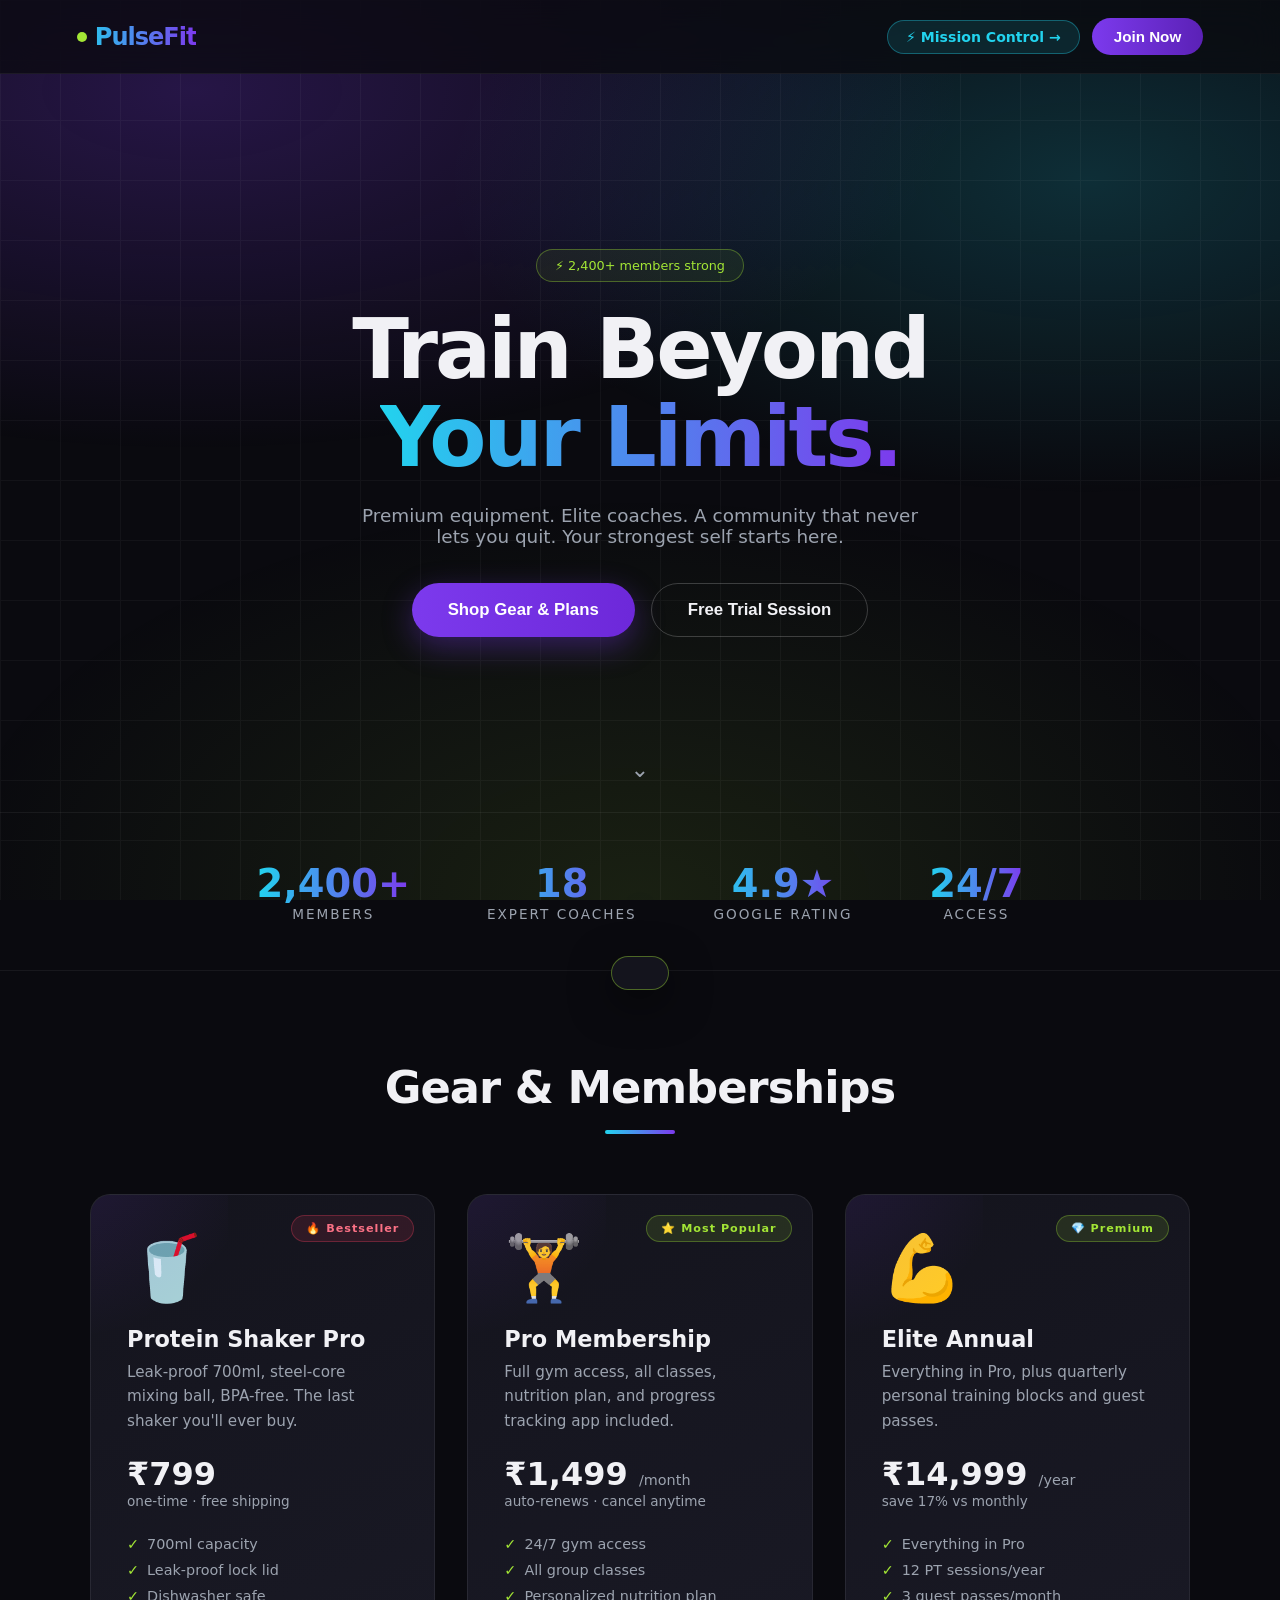
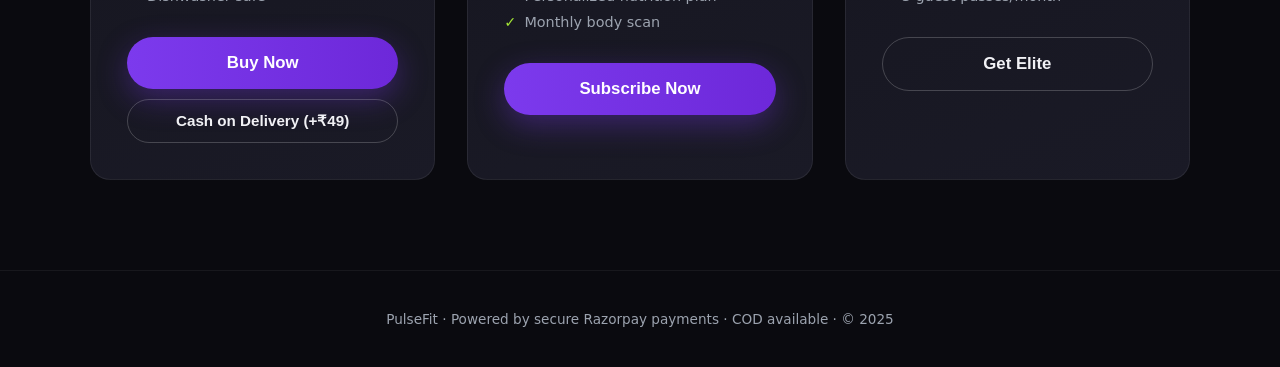
<file: apps/storefront/index.html>
<!DOCTYPE html>
<html lang="en">

<head>
    <meta charset="UTF-8">
    <meta name="viewport" content="width=device-width, initial-scale=1.0">
    <title>PulseFit — Train Beyond Limits</title>
    <style>
        * {
            margin: 0;
            padding: 0;
            box-sizing: border-box;
        }

        :root {
            --bg: #0a0a0f;
            --card: #14141d;
            --card2: #1a1a26;
            --accent: #7c3aed;
            --accent2: #22d3ee;
            --lime: #a3e635;
            --text: #f1f1f5;
            --muted: #9ca3af;
            --radius: 20px;
        }

        body {
            font-family: 'Segoe UI', system-ui, sans-serif;
            background: var(--bg);
            color: var(--text);
            overflow-x: hidden;
        }

        /* ===== ANIMATED BACKGROUND ===== */
        .aurora {
            position: fixed;
            inset: 0;
            z-index: -2;
            background:
                radial-gradient(ellipse 60% 40% at 15% 10%, rgba(124, 58, 237, .25), transparent),
                radial-gradient(ellipse 50% 35% at 85% 20%, rgba(34, 211, 238, .18), transparent),
                radial-gradient(ellipse 55% 45% at 50% 100%, rgba(163, 230, 53, .10), transparent);
            animation: auroraShift 12s ease-in-out infinite alternate;
        }

        @keyframes auroraShift {
            0% {
                transform: scale(1) translateY(0);
            }

            100% {
                transform: scale(1.1) translateY(-20px);
            }
        }

        .grid-overlay {
            position: fixed;
            inset: 0;
            z-index: -1;
            opacity: .04;
            background-image: linear-gradient(#fff 1px, transparent 1px), linear-gradient(90deg, #fff 1px, transparent 1px);
            background-size: 60px 60px;
        }

        /* ===== NAVBAR ===== */
        nav {
            position: sticky;
            top: 0;
            z-index: 100;
            display: flex;
            justify-content: space-between;
            align-items: center;
            padding: 18px 6vw;
            background: rgba(10, 10, 15, .75);
            backdrop-filter: blur(16px);
            border-bottom: 1px solid rgba(255, 255, 255, .06);
        }

        .logo {
            font-size: 1.5rem;
            font-weight: 800;
            letter-spacing: -1px;
            background: linear-gradient(90deg, var(--accent2), var(--accent));
            -webkit-background-clip: text;
            background-clip: text;
            color: transparent;
            display: flex;
            align-items: center;
            gap: 8px;
        }

        .logo .pulse-dot {
            width: 10px;
            height: 10px;
            border-radius: 50%;
            background: var(--lime);
            animation: heartbeat 1.2s ease-in-out infinite;
        }

        @keyframes heartbeat {

            0%,
            100% {
                transform: scale(1);
                box-shadow: 0 0 0 0 rgba(163, 230, 53, .6);
            }

            50% {
                transform: scale(1.25);
                box-shadow: 0 0 0 8px rgba(163, 230, 53, 0);
            }
        }

        .cta-mini {
            background: linear-gradient(90deg, var(--accent), #5b21b6);
            color: #fff;
            border: none;
            padding: 10px 22px;
            border-radius: 999px;
            font-weight: 600;
            cursor: pointer;
            transition: .25s;
            font-size: .95rem;
        }

        .cta-mini:hover {
            transform: translateY(-2px);
            box-shadow: 0 8px 24px rgba(124, 58, 237, .45);
        }

        .cta-dashboard {
            background: rgba(34, 211, 238, 0.12);
            color: var(--accent2);
            border: 1px solid rgba(34, 211, 238, 0.35);
            padding: 8px 18px;
            border-radius: 999px;
            font-weight: 600;
            text-decoration: none;
            font-size: .88rem;
            transition: .25s;
            display: inline-flex;
            align-items: center;
            gap: 6px;
        }

        .cta-dashboard:hover {
            background: rgba(34, 211, 238, 0.22);
            border-color: var(--accent2);
            box-shadow: 0 0 16px rgba(34, 211, 238, .35);
            transform: translateY(-2px);
        }

        /* ===== HERO ===== */
        .hero {
            min-height: 82vh;
            display: flex;
            flex-direction: column;
            justify-content: center;
            align-items: center;
            text-align: center;
            padding: 0 6vw;
            position: relative;
        }

        .hero .badge {
            padding: 8px 18px;
            border-radius: 999px;
            font-size: .8rem;
            border: 1px solid rgba(163, 230, 53, .35);
            color: var(--lime);
            background: rgba(163, 230, 53, .07);
            animation: fadeUp .8s ease both;
        }

        .hero h1 {
            font-size: clamp(2.6rem, 7vw, 5.2rem);
            font-weight: 900;
            line-height: 1.05;
            letter-spacing: -3px;
            margin: 24px 0;
            animation: fadeUp .8s .15s ease both;
        }

        .hero h1 .grad {
            background: linear-gradient(90deg, var(--accent2) 0%, var(--accent) 50%, #e879f9 100%);
            -webkit-background-clip: text;
            background-clip: text;
            color: transparent;
            background-size: 200% auto;
            animation: gradientFlow 4s linear infinite;
        }

        @keyframes gradientFlow {
            to {
                background-position: 200% center;
            }
        }

        .hero p {
            color: var(--muted);
            font-size: 1.15rem;
            max-width: 560px;
            animation: fadeUp .8s .3s ease both;
        }

        .hero .hero-cta {
            margin-top: 36px;
            display: flex;
            gap: 16px;
            flex-wrap: wrap;
            justify-content: center;
            animation: fadeUp .8s .45s ease both;
        }

        .btn-primary {
            background: linear-gradient(90deg, var(--accent), #6d28d9);
            color: #fff;
            border: none;
            padding: 16px 36px;
            border-radius: 999px;
            font-size: 1.05rem;
            font-weight: 700;
            cursor: pointer;
            transition: .25s;
            box-shadow: 0 10px 30px rgba(124, 58, 237, .35);
        }

        .btn-primary:hover {
            transform: translateY(-3px) scale(1.02);
            box-shadow: 0 16px 44px rgba(124, 58, 237, .55);
        }

        .btn-primary:disabled {
            opacity: .6;
            cursor: wait;
            transform: none;
        }

        .btn-ghost {
            background: transparent;
            color: var(--text);
            border: 1px solid rgba(255, 255, 255, .2);
            padding: 16px 36px;
            border-radius: 999px;
            font-size: 1.05rem;
            font-weight: 600;
            cursor: pointer;
            transition: .25s;
        }

        .btn-ghost:hover {
            border-color: var(--accent2);
            color: var(--accent2);
            transform: translateY(-3px);
        }

        .scroll-cue {
            position: absolute;
            bottom: 30px;
            left: 50%;
            transform: translateX(-50%);
            color: var(--muted);
            font-size: 1.4rem;
            animation: bounce 1.8s infinite;
        }

        @keyframes bounce {

            0%,
            100% {
                transform: translate(-50%, 0);
            }

            50% {
                transform: translate(-50%, 10px);
            }
        }

        @keyframes fadeUp {
            from {
                opacity: 0;
                transform: translateY(30px);
            }

            to {
                opacity: 1;
                transform: translateY(0);
            }
        }

        /* ===== STATS ===== */
        .stats {
            display: flex;
            justify-content: center;
            gap: 6vw;
            flex-wrap: wrap;
            padding: 48px 6vw;
            border-top: 1px solid rgba(255, 255, 255, .06);
            border-bottom: 1px solid rgba(255, 255, 255, .06);
        }

        .stat {
            text-align: center;
        }

        .stat .num {
            font-size: 2.4rem;
            font-weight: 900;
            background: linear-gradient(90deg, var(--accent2), var(--accent));
            -webkit-background-clip: text;
            background-clip: text;
            color: transparent;
        }

        .stat .lbl {
            color: var(--muted);
            font-size: .85rem;
            text-transform: uppercase;
            letter-spacing: 2px;
        }

        /* ===== PRODUCTS ===== */
        .section {
            padding: 90px 6vw;
        }

        .section-title {
            text-align: center;
            margin-bottom: 60px;
        }

        .section-title h2 {
            font-size: clamp(1.8rem, 4vw, 2.8rem);
            font-weight: 800;
            letter-spacing: -1px;
        }

        .section-title .accent-line {
            width: 70px;
            height: 4px;
            border-radius: 4px;
            margin: 16px auto 0;
            background: linear-gradient(90deg, var(--accent2), var(--accent));
        }

        .products {
            display: grid;
            grid-template-columns: repeat(auto-fit, minmax(300px, 1fr));
            gap: 32px;
            max-width: 1100px;
            margin: 0 auto;
        }

        .card {
            background: linear-gradient(160deg, var(--card), var(--card2));
            border: 1px solid rgba(255, 255, 255, .07);
            border-radius: var(--radius);
            padding: 36px;
            position: relative;
            overflow: hidden;
            transition: transform .35s cubic-bezier(.2, .8, .3, 1.2), box-shadow .35s, border-color .35s;
            opacity: 0;
            transform: translateY(40px);
        }

        .card.visible {
            opacity: 1;
            transform: translateY(0);
        }

        .card:hover {
            transform: translateY(-10px);
            border-color: rgba(124, 58, 237, .5);
            box-shadow: 0 24px 60px rgba(124, 58, 237, .25);
        }

        .card::before {
            content: '';
            position: absolute;
            top: -60%;
            left: -60%;
            width: 100%;
            height: 100%;
            background: radial-gradient(circle, rgba(124, 58, 237, .15), transparent 60%);
            transition: .5s;
        }

        .card:hover::before {
            top: -30%;
            left: -30%;
        }

        .card .emoji {
            font-size: 4rem;
            margin-bottom: 20px;
            display: inline-block;
            animation: floaty 3.5s ease-in-out infinite;
        }

        @keyframes floaty {

            0%,
            100% {
                transform: translateY(0) rotate(-2deg);
            }

            50% {
                transform: translateY(-12px) rotate(2deg);
            }
        }

        .card h3 {
            font-size: 1.4rem;
            font-weight: 800;
            margin-bottom: 8px;
        }

        .card .desc {
            color: var(--muted);
            font-size: .95rem;
            line-height: 1.6;
            margin-bottom: 22px;
            min-height: 60px;
        }

        .card .price {
            font-size: 2rem;
            font-weight: 900;
        }

        .card .price small {
            font-size: .9rem;
            color: var(--muted);
            font-weight: 400;
        }

        .card .per {
            color: var(--muted);
            font-size: .85rem;
            margin-bottom: 22px;
        }

        .card .features {
            list-style: none;
            margin-bottom: 28px;
        }

        .card .features li {
            color: var(--muted);
            font-size: .9rem;
            padding: 5px 0;
            display: flex;
            align-items: center;
            gap: 8px;
        }

        .card .features li::before {
            content: '✓';
            color: var(--lime);
            font-weight: 700;
        }

        .tag {
            position: absolute;
            top: 20px;
            right: 20px;
            font-size: .7rem;
            font-weight: 700;
            letter-spacing: 1px;
            padding: 6px 14px;
            border-radius: 999px;
            background: rgba(163, 230, 53, .12);
            color: var(--lime);
            border: 1px solid rgba(163, 230, 53, .3);
        }

        .tag.hot {
            background: rgba(244, 63, 94, .12);
            color: #fb7185;
            border-color: rgba(244, 63, 94, .3);
        }

        .card .buy {
            width: 100%;
        }

        /* ===== LOGIN MODAL ===== */
        .modal-backdrop {
            position: fixed;
            inset: 0;
            z-index: 200;
            background: rgba(0, 0, 0, .7);
            backdrop-filter: blur(8px);
            display: none;
            justify-content: center;
            align-items: center;
        }

        .modal-backdrop.open {
            display: flex;
            animation: fadeIn .25s ease;
        }

        @keyframes fadeIn {
            from {
                opacity: 0;
            }

            to {
                opacity: 1;
            }
        }

        .modal {
            background: var(--card);
            border: 1px solid rgba(255, 255, 255, .1);
            border-radius: 24px;
            padding: 44px;
            width: min(92vw, 420px);
            animation: modalPop .35s cubic-bezier(.2, .9, .3, 1.3);
            text-align: center;
            position: relative;
        }

        @keyframes modalPop {
            from {
                opacity: 0;
                transform: scale(.9) translateY(20px);
            }

            to {
                opacity: 1;
                transform: scale(1) translateY(0);
            }
        }

        .modal h3 {
            font-size: 1.5rem;
            margin-bottom: 8px;
        }

        .modal p {
            color: var(--muted);
            font-size: .9rem;
            margin-bottom: 26px;
        }

        .modal input {
            width: 100%;
            padding: 15px 18px;
            border-radius: 14px;
            border: 1px solid rgba(255, 255, 255, .15);
            background: rgba(255, 255, 255, .05);
            color: var(--text);
            font-size: 1.05rem;
            outline: none;
            transition: .25s;
            margin-bottom: 16px;
        }

        .modal input:focus {
            border-color: var(--accent);
            box-shadow: 0 0 0 4px rgba(124, 58, 237, .15);
        }

        .modal .close {
            position: absolute;
            top: 14px;
            right: 20px;
            cursor: pointer;
            color: var(--muted);
            font-size: 1.4rem;
        }

        /* ===== TOAST ===== */
        .toast {
            position: fixed;
            bottom: 30px;
            left: 50%;
            transform: translateX(-50%) translateY(120px);
            background: var(--card);
            border: 1px solid rgba(163, 230, 53, .4);
            color: var(--text);
            padding: 16px 28px;
            border-radius: 999px;
            font-weight: 600;
            z-index: 300;
            transition: .4s cubic-bezier(.2, .9, .3, 1.2);
            box-shadow: 0 12px 40px rgba(0, 0, 0, .5);
            max-width: 90vw;
        }

        .toast.show {
            transform: translateX(-50%) translateY(0);
        }

        footer {
            text-align: center;
            padding: 40px;
            color: var(--muted);
            font-size: .85rem;
            border-top: 1px solid rgba(255, 255, 255, .06);
        }
    </style>
</head>

<body>

    <div class="aurora"></div>
    <div class="grid-overlay"></div>

    <nav>
        <div class="logo"><span class="pulse-dot"></span> PulseFit</div>
        <div style="display:flex;align-items:center;gap:12px;">
            <a href="/dashboard/" target="_blank" class="cta-dashboard" title="Open RecoverFlow Mission Control">⚡ Mission Control →</a>
            <button class="cta-mini" id="navBtn">Join Now</button>
        </div>
    </nav>

    <section class="hero">
        <span class="badge">⚡ 2,400+ members strong</span>
        <h1>Train Beyond<br><span class="grad">Your Limits.</span></h1>
        <p>Premium equipment. Elite coaches. A community that never lets you quit.
            Your strongest self starts here.</p>
        <div class="hero-cta">
            <button class="btn-primary" onclick="scrollToShop()">Shop Gear & Plans</button>
            <button class="btn-ghost" onclick="openLogin()">Free Trial Session</button>
        </div>
        <div class="scroll-cue">⌄</div>
    </section>

    <div class="stats">
        <div class="stat">
            <div class="num">2,400+</div>
            <div class="lbl">Members</div>
        </div>
        <div class="stat">
            <div class="num">18</div>
            <div class="lbl">Expert Coaches</div>
        </div>
        <div class="stat">
            <div class="num">4.9★</div>
            <div class="lbl">Google Rating</div>
        </div>
        <div class="stat">
            <div class="num">24/7</div>
            <div class="lbl">Access</div>
        </div>
    </div>

    <section class="section" id="shop">
        <div class="section-title">
            <h2>Gear & Memberships</h2>
            <div class="accent-line"></div>
        </div>
        <div class="products">

            <div class="card">
                <span class="tag hot">🔥 Bestseller</span>
                <div class="emoji">🥤</div>
                <h3>Protein Shaker Pro</h3>
                <p class="desc">Leak-proof 700ml, steel-core mixing ball, BPA-free.
                    The last shaker you'll ever buy.</p>
                <div class="price">₹799</div>
                <div class="per">one-time · free shipping</div>
                <ul class="features">
                    <li>700ml capacity</li>
                    <li>Leak-proof lock lid</li>
                    <li>Dishwasher safe</li>
                </ul>
                <button class="btn-primary buy" id="btn-shaker" onclick="buy('shaker')">Buy Now</button>
                <button class="btn-ghost buy" onclick="buyCOD('shaker')"
                    style="margin-top:10px; padding:12px 36px; font-size:.95rem;">Cash on Delivery (+₹49)</button>
            </div>

            <div class="card">
                <span class="tag">⭐ Most Popular</span>
                <div class="emoji">🏋️</div>
                <h3>Pro Membership</h3>
                <p class="desc">Full gym access, all classes, nutrition plan,
                    and progress tracking app included.</p>
                <div class="price">₹1,499 <small>/month</small></div>
                <div class="per">auto-renews · cancel anytime</div>
                <ul class="features">
                    <li>24/7 gym access</li>
                    <li>All group classes</li>
                    <li>Personalized nutrition plan</li>
                    <li>Monthly body scan</li>
                </ul>
                <button class="btn-primary buy" id="btn-membership" onclick="buy('membership')">Subscribe Now</button>
            </div>

            <div class="card">
                <span class="tag">💎 Premium</span>
                <div class="emoji">💪</div>
                <h3>Elite Annual</h3>
                <p class="desc">Everything in Pro, plus quarterly personal
                    training blocks and guest passes.</p>
                <div class="price">₹14,999 <small>/year</small></div>
                <div class="per">save 17% vs monthly</div>
                <ul class="features">
                    <li>Everything in Pro</li>
                    <li>12 PT sessions/year</li>
                    <li>3 guest passes/month</li>
                </ul>
                <button class="btn-ghost buy" id="btn-elite" onclick="buy('elite')">Get Elite</button>
            </div>

        </div>
    </section>

    <!-- LOGIN MODAL -->
    <div class="modal-backdrop" id="loginModal">
        <div class="modal">
            <span class="close" onclick="closeLogin()">✕</span>
            <h3>Join PulseFit</h3>
            <p>Sign in with your WhatsApp number — we'll reach you there.</p>
            <input type="tel" id="phone" placeholder="+91 98765 43210" maxlength="13">
            <button class="btn-primary" style="width:100%" onclick="login()">Continue →</button>
        </div>
    </div>

    <div class="toast" id="toast"></div>

    <footer>PulseFit · Powered by secure Razorpay payments · COD available · © 2025</footer>

    <script>
        // ================= STATE =================
        var customerPhone = localStorage.getItem('pulsefit_phone') || null;
        var API = (window.location.port === '3000') ? 'http://localhost:8000' : window.location.origin;

        // ================= SCROLL REVEAL =================
        var observer = new IntersectionObserver(function (entries) {
            entries.forEach(function (e) {
                if (e.isIntersecting) e.target.classList.add('visible');
            });
        }, { threshold: 0.15 });
        document.querySelectorAll('.card').forEach(function (c, i) {
            c.style.transitionDelay = (i * 0.12) + 's';
            observer.observe(c);
        });

        // ================= HELPERS =================
        function toast(msg) {
            var t = document.getElementById('toast');
            t.textContent = msg;
            t.classList.add('show');
            setTimeout(function () { t.classList.remove('show'); }, 4000);
        }
        function scrollToShop() {
            document.getElementById('shop').scrollIntoView({ behavior: 'smooth' });
        }
        function openLogin() { document.getElementById('loginModal').classList.add('open'); }
        function closeLogin() { document.getElementById('loginModal').classList.remove('open'); }

          // ================= NAV SESSION STATE =================
            function updateNav() {
                var btn = document.getElementById('navBtn');
                if (customerPhone) {
                    btn.textContent = '👋 +' + customerPhone.slice(-10);
                    btn.onclick = function () {
                        customerPhone = null;
                        localStorage.removeItem('pulsefit_phone');
                        updateNav();
                        toast('Signed out. See you soon! 👋');
                    };
                } else {
                    btn.textContent = 'Join Now';
                    btn.onclick = openLogin;
                }
            }

        updateNav(); // restore session on page load

        // ================= LOGIN =================
        function login() {
            var phone = document.getElementById('phone').value.trim();
            if (phone.replace(/\D/g, '').length < 10) {
                toast('⚠️ Enter a valid phone number');
                return;
            }
            customerPhone = phone.replace(/\D/g, '');
            localStorage.setItem('pulsefit_phone', customerPhone);
            closeLogin();
            updateNav();
            toast('✅ Welcome to PulseFit! Signed in as +91 ' + customerPhone.slice(-10));
        }

        // ================= BUY FLOW (Razorpay) =================
        async function buy(plan) {
            if (!customerPhone) {
                openLogin();
                toast('📱 Sign in with your WhatsApp number first');
                return;
            }
            var btn = document.getElementById('btn-' + plan);
            btn.disabled = true;
            var originalText = btn.textContent;
            btn.textContent = '⏳ Opening checkout…';
            toast('⏳ Creating secure checkout…');

            try {
                var purchaseType = (plan === 'membership') ? 'subscription' : 'one_time';
                var res = await fetch(API + '/create-order', {
                    method: 'POST',
                    headers: { 'Content-Type': 'application/json' },
                    body: JSON.stringify({ plan: plan, phone: customerPhone, purchase_type: purchaseType })
                });
                if (!res.ok) throw new Error('order failed: ' + res.status);
                var data = await res.json();

                var rzp = new Razorpay({
                    key: data.key_id,
                    amount: data.amount,
                    currency: 'INR',
                    name: 'PulseFit',
                    description: data.description,
                    order_id: data.order_id,
                    prefill: { contact: customerPhone },
                    theme: { color: '#7c3aed' },
                    modal: {
                        ondismiss: function () {
                            toast('⚠️ Payment not completed — logged for follow-up.');
                            btn.disabled = false;
                            btn.textContent = originalText;
                            fetch(API + '/report-abandonment', {
                                method: 'POST',
                                headers: { 'Content-Type': 'application/json' },
                                body: JSON.stringify({
                                    order_id: data.order_id,
                                    phone: customerPhone,
                                    plan: plan,
                                    amount: data.amount
                                })
                            });
                        }
                    },
                    handler: function (response) {
                        toast('🎉 Payment successful! Verifying…');
                        fetch(API + '/verify-payment', {
                            method: 'POST',
                            headers: { 'Content-Type': 'application/json' },
                            body: JSON.stringify(response)
                        })
                            .then(function (r) { return r.json(); })
                            .then(function (v) {
                                if (v.verified) {
                                    toast('✅ Payment verified & recorded. Welcome aboard!');
                                    btn.textContent = '✅ Purchased!';
                                } else {
                                    toast('⚠️ Could not verify payment — support will contact you.');
                                    btn.disabled = false;
                                    btn.textContent = originalText;
                                }
                            })
                            .catch(function () {
                                toast('⚠️ Verification failed — backend unreachable.');
                                btn.disabled = false;
                                btn.textContent = originalText;
                            });
                    }
                });
                rzp.open();
                setTimeout(function () {
                    btn.disabled = false;
                    btn.textContent = originalText;
                }, 60000);

            } catch (err) {
                console.error(err);
                toast('❌ Backend not reachable — is `python main.py` running?');
                btn.disabled = false;
                btn.textContent = originalText;
            }
        }

        // ================= COD FLOW =================
        async function buyCOD(plan) {
            if (!customerPhone) {
                openLogin();
                toast('📱 Sign in with your WhatsApp number first');
                return;
            }
            try {
                var res = await fetch(API + '/create-cod-order', {
                    method: 'POST',
                    headers: { 'Content-Type': 'application/json' },
                    body: JSON.stringify({ plan: plan, phone: customerPhone })
                });
                var data = await res.json();
                if (!res.ok) {
                    toast('⚠️ ' + (data.detail || 'COD not available for this item'));
                    return;
                }
                toast('✅ ' + data.message);
            } catch (err) {
                toast('❌ Backend not reachable — is `python main.py` running?');
            }
        }
    </script>

    <!-- Razorpay Checkout SDK -->
    <script src="https://checkout.razorpay.com/v1/checkout.js"></script>
</body>

</html>
</file>
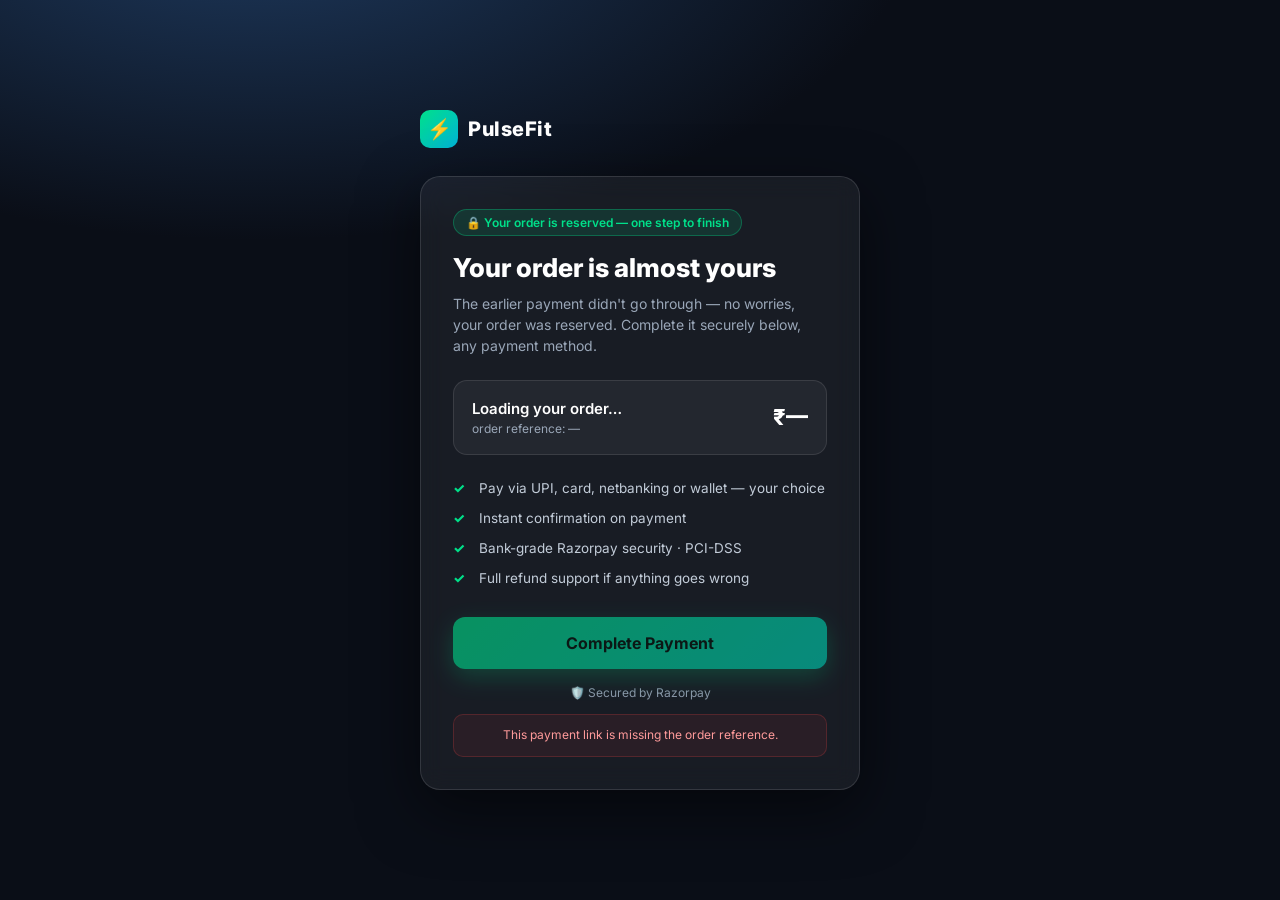
<file: apps/agent/pay.html>
<!DOCTYPE html>
<html lang="en">

<head>
    <meta charset="utf-8">
    <meta name="viewport" content="width=device-width, initial-scale=1">
    <title>Complete Your Purchase</title>
    <script src="https://checkout.razorpay.com/v1/checkout.js"></script>
    <link href="https://fonts.googleapis.com/css2?family=Inter:wght@400;600;800&display=swap" rel="stylesheet">

    <style>
        * {
            margin: 0;
            padding: 0;
            box-sizing: border-box;
            font-family: 'Inter', sans-serif;
        }

        body {
            min-height: 100vh;
            background: radial-gradient(1200px 600px at 20% -10%, #1e3a5f 0%, #0a0e17 55%);
            color: #fff;
            display: flex;
            align-items: center;
            justify-content: center;
            padding: 24px;
        }

        .wrap {
            width: 100%;
            max-width: 440px;
        }

        .brand {
            display: flex;
            align-items: center;
            gap: 10px;
            margin-bottom: 28px;
        }

        .logo {
            width: 38px;
            height: 38px;
            border-radius: 10px;
            background: linear-gradient(135deg, #00e08a, #00b4d8);
            display: flex;
            align-items: center;
            justify-content: center;
            font-size: 20px;
        }

        .brand span {
            font-weight: 800;
            font-size: 20px;
            letter-spacing: .5px;
        }

        .card {
            background: rgba(255, 255, 255, .06);
            border: 1px solid rgba(255, 255, 255, .12);
            border-radius: 20px;
            padding: 32px;
            backdrop-filter: blur(12px);
            box-shadow: 0 20px 60px rgba(0, 0, 0, .5);
        }

        .badge {
            display: inline-block;
            font-size: 12px;
            font-weight: 600;
            color: #00e08a;
            background: rgba(0, 224, 138, .12);
            border: 1px solid rgba(0, 224, 138, .3);
            padding: 5px 12px;
            border-radius: 99px;
            margin-bottom: 16px;
        }

        h1 {
            font-size: 26px;
            font-weight: 800;
            line-height: 1.25;
            margin-bottom: 8px;
        }

        .sub {
            color: #9aa7b8;
            font-size: 14px;
            line-height: 1.5;
            margin-bottom: 24px;
        }

        .plan {
            display: flex;
            justify-content: space-between;
            align-items: center;
            background: rgba(255, 255, 255, .05);
            border: 1px solid rgba(255, 255, 255, .1);
            border-radius: 14px;
            padding: 18px;
            margin-bottom: 12px;
        }

        .plan .name {
            font-weight: 600;
            font-size: 15px;
        }

        .plan .meta {
            color: #9aa7b8;
            font-size: 12px;
            margin-top: 3px;
        }

        .price {
            font-size: 22px;
            font-weight: 800;
        }

        .perks {
            margin: 18px 0 24px;
            list-style: none;
        }

        .perks li {
            font-size: 13.5px;
            color: #c3cdd9;
            padding: 7px 0 7px 26px;
            position: relative;
        }

        .perks li::before {
            content: "✓";
            position: absolute;
            left: 0;
            color: #00e08a;
            font-weight: 800;
        }

        .product-note {
            display: none;
            margin: 0 0 20px;
            padding: 14px 16px;
            border-radius: 14px;
            background: rgba(0, 224, 138, .07);
            border: 1px solid rgba(0, 224, 138, .15);
        }

        .product-note .note-title {
            font-size: 13px;
            font-weight: 800;
            margin-bottom: 5px;
        }

        .product-note .note-text {
            color: #aeb9c7;
            font-size: 12.5px;
            line-height: 1.5;
        }

        .btn {
            width: 100%;
            padding: 16px;
            border: 0;
            border-radius: 12px;
            font-size: 16px;
            font-weight: 700;
            cursor: pointer;
            color: #04150c;
            background: linear-gradient(135deg, #00e08a, #00d4b8);
            box-shadow: 0 8px 24px rgba(0, 224, 138, .35);
            transition: transform .15s;
        }

        .btn:hover {
            transform: translateY(-2px);
        }

        .btn:disabled {
            opacity: .6;
            cursor: wait;
            transform: none;
        }

        .secure {
            margin-top: 16px;
            text-align: center;
            font-size: 12px;
            color: #8a97a8;
        }

        .done {
            display: none;
            text-align: center;
            padding: 20px 0;
        }

        .done .tick {
            width: 72px;
            height: 72px;
            margin: 0 auto 18px;
            border-radius: 50%;
            background: rgba(0, 224, 138, .15);
            border: 2px solid #00e08a;
            display: flex;
            align-items: center;
            justify-content: center;
            font-size: 34px;
        }

        .done h2 {
            margin-bottom: 8px;
        }

        .done p {
            color: #9aa7b8;
            font-size: 14px;
        }

        .skeleton {
            color: #5a6675;
            font-size: 13px;
        }

        .error {
            display: none;
            margin-top: 14px;
            color: #ff9b9b;
            background: rgba(255, 70, 70, .08);
            border: 1px solid rgba(255, 70, 70, .2);
            padding: 12px;
            border-radius: 10px;
            font-size: 12px;
            line-height: 1.4;
            text-align: center;
        }
    </style>
</head>

<body>

    <div class="wrap">

        <div class="brand">
            <div class="logo">⚡</div>
            <span id="brandName">PulseFit</span>
        </div>

        <div class="card" id="payView">

            <div class="badge" id="badge">
                🔒 Your order is reserved — one step to finish
            </div>

            <h1 id="headline">
                Your order is almost yours
            </h1>

            <p class="sub" id="subtext">
                The earlier payment didn't go through — no worries, your order was reserved.
                Complete it securely below, any payment method.
            </p>

            <div class="plan">

                <div>
                    <div class="name" id="itemName">
                        Loading your order…
                    </div>

                    <div class="meta">
                        order reference:
                        <span id="oidShort">—</span>
                    </div>
                </div>

                <div class="price" id="itemPrice">
                    ₹—
                </div>

            </div>

            <!-- Product-specific information -->
            <div class="product-note" id="productNote">

                <div class="note-title" id="noteTitle"></div>

                <div class="note-text" id="noteText"></div>

            </div>

            <ul class="perks" id="perks">

                <li>Pay via UPI, card, netbanking or wallet — your choice</li>

                <li>Instant confirmation on payment</li>

                <li>Bank-grade Razorpay security · PCI-DSS</li>

                <li>Full refund support if anything goes wrong</li>

            </ul>

            <button class="btn" id="payBtn">
                Complete Payment
            </button>

            <div class="secure">
                🛡️ Secured by Razorpay
            </div>

            <div class="error" id="errorBox"></div>

        </div>


        <div class="card done" id="doneView">

            <div class="tick">
                ✓
            </div>

            <h2>
                Payment successful! 🎉
            </h2>

            <p id="doneText">
                Your order is confirmed. A receipt is on its way — thank you!
            </p>

        </div>

    </div>


    <script>

        /* =========================================================
           ORDER / URL DATA
        ========================================================= */

        const params = new URLSearchParams(location.search);

        const oid = params.get("oid");
        const caseId = params.get("case");

        // URL values are ONLY fallback values.
        // Backend order data becomes the source of truth.
        const urlItemName = params.get("item");
        const urlAmount = params.get("amt");
        const urlBrand = params.get("brand");


        /* =========================================================
           STATE
        ========================================================= */

        let orderData = {
            orderId: oid,
            itemName: urlItemName || null,
            amount: urlAmount ? parseInt(urlAmount) : null,
            brand: urlBrand || "PulseFit",
            keyId: null
        };


        /* =========================================================
           BASIC UI
        ========================================================= */

        document.getElementById("oidShort").textContent =
            oid ? oid.slice(-8) : "—";


        function fmt(paise) {

            if (!paise && paise !== 0) {
                return "₹—";
            }

            return "₹" + (paise / 100).toLocaleString("en-IN");

        }


        function renderBasic(name, paise, brand) {

            if (name) {
                document.getElementById("itemName").textContent = name;
            }

            if (paise !== null && paise !== undefined) {
                document.getElementById("itemPrice").textContent = fmt(paise);
            }

            if (brand) {
                document.getElementById("brandName").textContent = brand;
            }

            if (paise) {

                document.getElementById("payBtn").textContent =
                    "Complete Payment — " + fmt(paise);

            }

        }


        /* =========================================================
           PRODUCT-SPECIFIC EXPERIENCE
        ========================================================= */

        function applyProductExperience(name) {

            if (!name) return;

            const product = name.toLowerCase();

            const note = document.getElementById("productNote");
            const noteTitle = document.getElementById("noteTitle");
            const noteText = document.getElementById("noteText");

            note.style.display = "block";


            /* -----------------------------------------------------
               SHAKER / PHYSICAL PRODUCT
            ----------------------------------------------------- */

            if (
                product.includes("shaker") ||
                product.includes("bottle") ||
                product.includes("cup")
            ) {

                noteTitle.textContent =
                    "🥤 Your PulseFit Shaker is reserved";

                noteText.textContent =
                    "You're one step away from completing your purchase. " +
                    "Once payment is confirmed, your order can move forward for fulfillment.";

                document.getElementById("headline").textContent =
                    "Your shaker is almost yours";

                document.getElementById("subtext").textContent =
                    "Your PulseFit product has been reserved. " +
                    "Complete the payment securely to finish your order.";

                return;
            }


            /* -----------------------------------------------------
               SUBSCRIPTION / MEMBERSHIP
            ----------------------------------------------------- */

            if (
                product.includes("subscription") ||
                product.includes("membership") ||
                product.includes("plan") ||
                product.includes("premium") ||
                product.includes("pro")
            ) {

                noteTitle.textContent =
                    "⚡ Your membership is ready";

                noteText.textContent =
                    "Complete your payment to activate your PulseFit membership " +
                    "and continue with your selected plan.";

                document.getElementById("headline").textContent =
                    "Your membership is almost active";

                document.getElementById("subtext").textContent =
                    "Your selected PulseFit plan is reserved. " +
                    "Complete the payment securely to activate it.";

                return;
            }


            /* -----------------------------------------------------
               GENERIC PRODUCT
            ----------------------------------------------------- */

            noteTitle.textContent =
                "✨ Your order is reserved";

            noteText.textContent =
                "Complete your payment securely to finish this order.";

        }


        /* =========================================================
           ERROR HANDLING
        ========================================================= */

        function showError(message) {

            const box = document.getElementById("errorBox");

            box.textContent = message;

            box.style.display = "block";

        }


        function hideError() {

            document.getElementById("errorBox").style.display = "none";

        }


        /* =========================================================
           INITIAL URL RENDER
           
           This keeps the page feeling instant while backend data
           is being fetched.
        ========================================================= */

        renderBasic(
            orderData.itemName,
            orderData.amount,
            orderData.brand
        );

        applyProductExperience(orderData.itemName);


        /* =========================================================
           FETCH ACTUAL ORDER INFORMATION
           
           The backend is the source of truth.
        ========================================================= */

        async function loadOrder() {

            if (!oid) {

                showError(
                    "This payment link is missing the order reference."
                );

                document.getElementById("payBtn").disabled = true;

                return;

            }

            try {

                /*
                 * Fetch actual order metadata.
                 *
                 * This gives us the real product/item and amount
                 * associated with the order.
                 */

                const apiBase = (window.location.port === '3000' || window.location.port === '3001') ? 'http://localhost:8000' : window.location.origin;

                const metaResponse = await fetch(
                    apiBase + "/order_meta?oid=" +
                    encodeURIComponent(oid)
                );


                if (metaResponse.ok) {

                    const meta = await metaResponse.json();

                    if (meta) {

                        orderData.itemName =
                            meta.item_name || orderData.itemName;

                        orderData.amount =
                            meta.amount ?? orderData.amount;

                    }

                }


                /*
                 * Fetch Razorpay checkout information.
                 *
                 * IMPORTANT:
                 * We do NOT hardcode the Razorpay key.
                 *
                 * Backend returns:
                 * {
                 *     key_id: "...",
                 *     amount: ...
                 * }
                 */

                const checkoutResponse = await fetch(
                    apiBase + "/retry-checkout/" +
                    encodeURIComponent(oid)
                );


                if (!checkoutResponse.ok) {

                    throw new Error(
                        "Unable to load payment information."
                    );

                }


                const checkout = await checkoutResponse.json();


                orderData.keyId =
                    checkout.key_id;


                /*
                 * Prefer backend amount.
                 */

                if (
                    checkout.amount !== undefined &&
                    checkout.amount !== null
                ) {

                    orderData.amount =
                        checkout.amount;

                }


                /*
                 * Re-render using actual backend data.
                 */

                renderBasic(
                    orderData.itemName,
                    orderData.amount,
                    orderData.brand
                );


                applyProductExperience(
                    orderData.itemName
                );


                hideError();


                /*
                 * Enable payment button.
                 */

                document.getElementById("payBtn").disabled = false;


            } catch (error) {

                console.error(
                    "Order loading failed:",
                    error
                );


                /*
                 * If backend failed, do NOT silently attempt
                 * Razorpay with an unknown key.
                 */

                document.getElementById("payBtn").disabled = true;


                showError(
                    "We couldn't load your secure payment details. " +
                    "Please refresh this page or try again."
                );

            }

        }


        /* =========================================================
           PAYMENT
        ========================================================= */

        function payNow() {

            const btn =
                document.getElementById("payBtn");


            /*
             * Safety checks
             */

            if (!orderData.keyId) {

                showError(
                    "Secure payment information is not ready yet."
                );

                return;

            }


            if (!orderData.orderId) {

                showError(
                    "Order reference is missing."
                );

                return;

            }


            btn.disabled = true;

            btn.textContent =
                "Opening secure checkout…";


            /*
             * Razorpay configuration
             *
             * KEY COMES FROM BACKEND.
             *
             * NO HARD-CODED RAZORPAY KEY.
             */

            const rzp =
                new Razorpay({

                    key: orderData.keyId,

                    order_id: orderData.orderId,

                    name:
                        orderData.brand || "PulseFit",

                    description:
                        orderData.itemName ||
                        "Order " +
                        orderData.orderId.slice(-8),

                    theme: {
                        color: "#00b478"
                    },


                    handler: function (response) {

                        console.log(
                            "Razorpay payment completed:",
                            response
                        );


                        document.getElementById(
                            "payView"
                        ).style.display = "none";


                        const done =
                            document.getElementById(
                                "doneView"
                            );


                        done.style.display =
                            "block";


                        const doneText =
                            document.getElementById(
                                "doneText"
                            );


                        if (orderData.itemName) {

                            doneText.textContent =
                                orderData.itemName +
                                " (" +
                                fmt(orderData.amount) +
                                ") is confirmed. " +
                                "A receipt is on its way — thank you!";

                        } else {

                            doneText.textContent =
                                "Your order is confirmed. " +
                                "A receipt is on its way — thank you!";

                        }

                    },


                    modal: {

                        ondismiss: function () {

                            btn.disabled = false;

                            btn.textContent =
                                orderData.amount
                                    ? "Complete Payment — " +
                                    fmt(orderData.amount)
                                    : "Complete Payment";

                        }

                    }

                });


            rzp.on(
                "payment.failed",
                function (response) {

                    console.error(
                        "Razorpay payment failed:",
                        response
                    );


                    btn.disabled = false;

                    btn.textContent =
                        "Try another method";


                    showError(
                        "The payment could not be completed. " +
                        "Please try another payment method."
                    );

                }
            );


            rzp.open();

        }


        /* =========================================================
           BUTTON
        ========================================================= */

        document.getElementById(
            "payBtn"
        ).onclick = payNow;


        /* =========================================================
           START
        ========================================================= */

        /*
         * Disable button until secure backend information
         * has been loaded.
         */

        document.getElementById(
            "payBtn"
        ).disabled = true;


        loadOrder();

    </script>

</body>

</html>
</file>
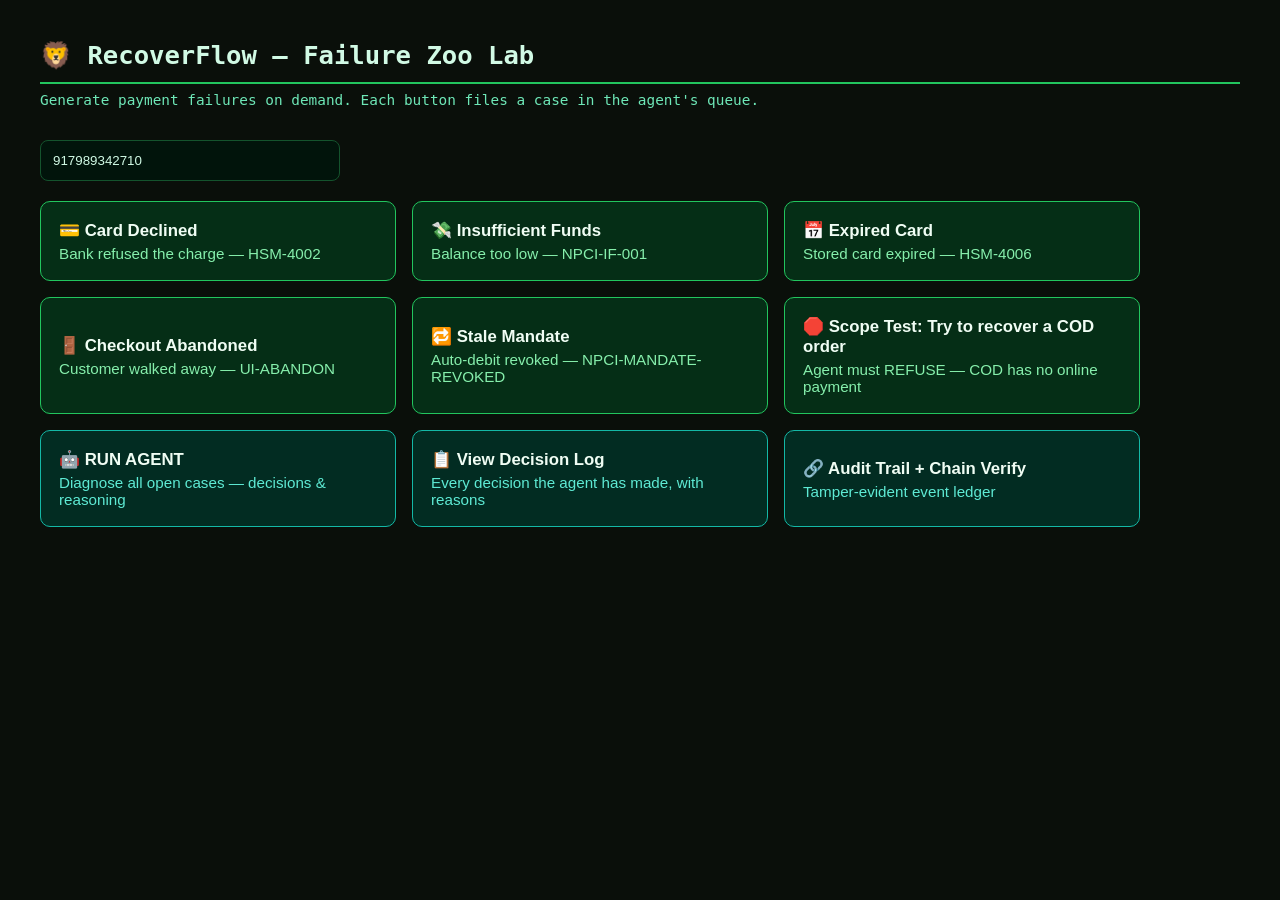
<file: apps/storefront/lab.html>
<!DOCTYPE html>
<html lang="en">

<head>
    <meta charset="UTF-8">
    <title>RecoverFlow — Failure Zoo Lab</title>
    <style>
        * {
            margin: 0;
            padding: 0;
            box-sizing: border-box;
        }

        body {
            font-family: 'Segoe UI', monospace, sans-serif;
            background: #0a0f0a;
            color: #d1fae5;
            padding: 40px;
        }

        h1 {
            font-size: 1.6rem;
            border-bottom: 2px solid #22c55e;
            padding-bottom: 12px;
            margin-bottom: 8px;
        }

        p.sub {
            color: #6ee7b7;
            margin-bottom: 32px;
            font-size: .9rem;
        }

        .grid {
            display: grid;
            grid-template-columns: repeat(auto-fit, minmax(280px, 1fr));
            gap: 16px;
            max-width: 1100px;
        }

        button {
            background: #052e16;
            color: #86efac;
            border: 1px solid #22c55e;
            padding: 18px;
            border-radius: 10px;
            cursor: pointer;
            text-align: left;
            font-size: .95rem;
            transition: .2s;
        }

        button:hover {
            background: #14532d;
            transform: translateY(-2px);
            box-shadow: 0 8px 24px rgba(34, 197, 94, .3);
        }

        button b {
            display: block;
            font-size: 1.05rem;
            margin-bottom: 4px;
            color: #f0fdf4;
        }

        button.agent {
            background: #022c22;
            border-color: #14b8a6;
            color: #5eead4;
        }

        button.agent:hover {
            background: #134e4a;
        }

        .out {
            margin-top: 32px;
            max-width: 1100px;
            background: #01140b;
            border: 1px solid #14532d;
            border-radius: 10px;
            padding: 20px;
            font-size: .85rem;
            white-space: pre-wrap;
            display: none;
        }

        input {
            background: #01140b;
            border: 1px solid #14532d;
            color: #d1fae5;
            padding: 12px;
            border-radius: 8px;
            margin-bottom: 20px;
            width: 300px;
        }
    </style>
</head>

<body>
    <h1>🦁 RecoverFlow — Failure Zoo Lab</h1>
    <p class="sub">Generate payment failures on demand. Each button files a case in the agent's queue.</p>

    <input id="phone" placeholder="customer phone" value="917989342710">

    <div class="grid">
        <button onclick="sim('declined_card')"><b>💳 Card Declined</b>Bank refused the charge — HSM-4002</button>
        <button onclick="sim('insufficient_funds')"><b>💸 Insufficient Funds</b>Balance too low — NPCI-IF-001</button>
        <button onclick="sim('expired_card')"><b>📅 Expired Card</b>Stored card expired — HSM-4006</button>
        <button onclick="sim('abandoned')"><b>🚪 Checkout Abandoned</b>Customer walked away — UI-ABANDON</button>
        <button onclick="sim('stale_mandate')"><b>🔁 Stale Mandate</b>Auto-debit revoked — NPCI-MANDATE-REVOKED</button>
        <button onclick="testScope()"><b>🛑 Scope Test: Try to recover a COD order</b>Agent must REFUSE — COD has no
            online payment</button>
        <button class="agent" onclick="runAgent()"><b>🤖 RUN AGENT</b>Diagnose all open cases — decisions &amp;
            reasoning</button>
        <button class="agent" onclick="showDecisions()"><b>📋 View Decision Log</b>Every decision the agent has made,
            with reasons</button>
        <button class="agent" onclick="showAudit()"><b>🔗 Audit Trail + Chain Verify</b>Tamper-evident event
            ledger</button>
    </div>

    <div class="out" id="out"></div>

    <script>
        const API = 'http://localhost:8000';

        async function sim(type) {
            const res = await fetch(`${API}/simulate-failure`, {
                method: 'POST', headers: { 'Content-Type': 'application/json' },
                body: JSON.stringify({ plan: 'membership', phone: document.getElementById('phone').value, failure_type: type }),
            });
            const data = await res.json();
            const out = document.getElementById('out');
            out.style.display = 'block';
            out.textContent = 'CASE FILED ✅\n\n' + JSON.stringify(data, null, 2);
        }

        async function testScope() {
            const orders = await (await fetch(`${API}/orders`)).json();
            const cod = orders.find(o => o.payment_method === 'cod');
            const out = document.getElementById('out');
            out.style.display = 'block';
            if (!cod) { out.textContent = 'No COD order found — create one on the storefront first.'; return; }
            const verdict = await (await fetch(`API/recovery−scope/{API}/recovery-scope/API/recovery−scope/{cod.order_id}`)).json();
            out.textContent = 'AGENT SCOPE CHECK\n\n' + JSON.stringify(verdict, null, 2);
        }

        async function runAgent() {
            const out = document.getElementById('out');
            out.style.display = 'block';
            out.textContent = '🤖 Agent is thinking...';
            const res = await fetch(`${API}/agent/diagnose`, { method: 'POST' });
            const data = await res.json();
            out.textContent = '🤖 AGENT RUN — ' + data.processed + ' case(s) diagnosed\n\n' + JSON.stringify(data.decisions, null, 2);
        }

        async function showDecisions() {
            const data = await (await fetch(`${API}/agent/decisions`)).json();
            const out = document.getElementById('out');
            out.style.display = 'block';
            out.textContent = '📋 AGENT DECISION LOG\n\n' + JSON.stringify(data, null, 2);
        }

        async function showAudit() {
            const trail = await (await fetch(`${API}/audit?limit=20`)).json();
            const verify = await (await fetch(`${API}/audit/verify`)).json();
            const out = document.getElementById('out');
            out.style.display = 'block';
            out.textContent = '🔗 CHAIN VERIFICATION\n\n' + JSON.stringify(verify, null, 2) +
                '\n\n🔗 LAST 20 AUDIT EVENTS\n\n' + JSON.stringify(trail, null, 2);
        }
    </script>
</body>

</html>
</file>
